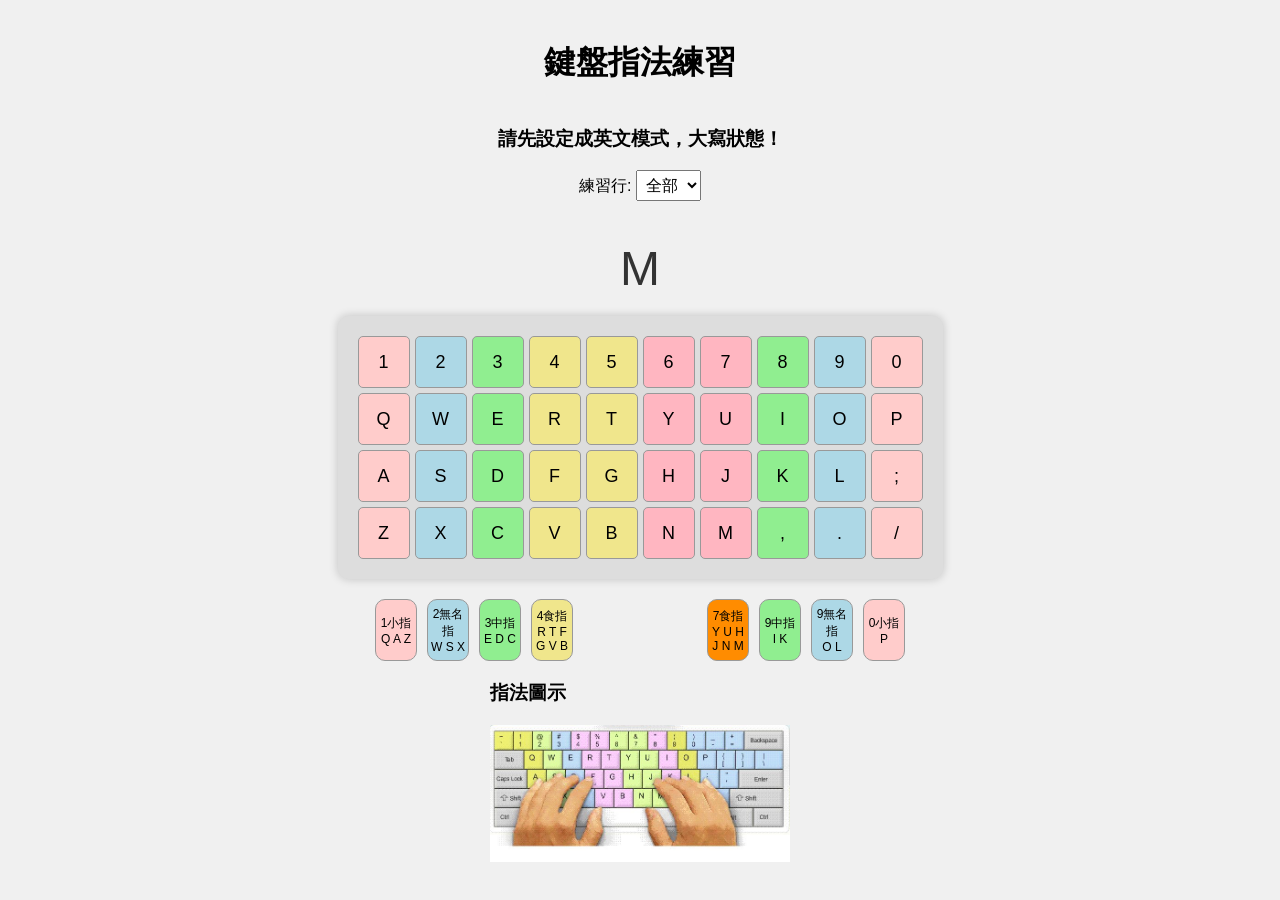
<file: abcType/index.html>
<script type="text/javascript">
        var gk_isXlsx = false;
        var gk_xlsxFileLookup = {};
        var gk_fileData = {};
        function filledCell(cell) {
          return cell !== '' && cell != null;
        }
        function loadFileData(filename) {
        if (gk_isXlsx && gk_xlsxFileLookup[filename]) {
            try {
                var workbook = XLSX.read(gk_fileData[filename], { type: 'base64' });
                var firstSheetName = workbook.SheetNames[0];
                var worksheet = workbook.Sheets[firstSheetName];

                // Convert sheet to JSON to filter blank rows
                var jsonData = XLSX.utils.sheet_to_json(worksheet, { header: 1, blankrows: false, defval: '' });
                // Filter out blank rows (rows where all cells are empty, null, or undefined)
                var filteredData = jsonData.filter(row => row.some(filledCell));

                // Heuristic to find the header row by ignoring rows with fewer filled cells than the next row
                var headerRowIndex = filteredData.findIndex((row, index) =>
                  row.filter(filledCell).length >= filteredData[index + 1]?.filter(filledCell).length
                );
                // Fallback
                if (headerRowIndex === -1 || headerRowIndex > 25) {
                  headerRowIndex = 0;
                }

                // Convert filtered JSON back to CSV
                var csv = XLSX.utils.aoa_to_sheet(filteredData.slice(headerRowIndex)); // Create a new sheet from filtered array of arrays
                csv = XLSX.utils.sheet_to_csv(csv, { header: 1 });
                return csv;
            } catch (e) {
                console.error(e);
                return "";
            }
        }
        return gk_fileData[filename] || "";
        }
        </script><!DOCTYPE html>
<html lang="en">
<head>
    <meta charset="UTF-8">
    <meta name="viewport" content="width=device-width, initial-scale=1.0">
    <title>Typing Practice</title>
    <style>
        body {
            font-family: Arial, sans-serif;
            display: flex;
            flex-direction: column;
            align-items: center;
            background-color: #f0f0f0;
            margin: 0;
            padding: 20px;
        }
        #keyboard {
            display: flex;
            flex-direction: column;
            gap: 5px;
            background-color: #ddd;
            padding: 20px;
            border-radius: 10px;
            box-shadow: 0 0 10px rgba(0,0,0,0.2);
        }
        .row {
            display: flex;
            gap: 5px;
            justify-content: center;
        }
        .key {
            width: 50px;
            height: 50px;
            border: 1px solid #999;
            border-radius: 5px;
            display: flex;
            align-items: center;
            justify-content: center;
            font-size: 18px;
            position: relative;
            transition: background-color 0.3s;
        }
        .key.highlight {
            animation: blink 0.5s infinite;
        }
        .key.correct {
            background-color: #00ff00 !important;
            animation: none;
        }
        .key.incorrect {
            background-color: #ff0000 !important;
            animation: none;
        }
        @keyframes blink {
            0% { background-color: inherit; }
            50% { background-color: #ff8c00; }
            100% { background-color: inherit; }
        }
        .finger-indicator {
            position: absolute;
            bottom: 5px;
            font-size: 12px;
            color: #d00;
        }
        #target-letter {
            font-size: 48px;
            margin: 20px 0;
            color: #333;
        }
        #menu {
            margin-bottom: 20px;
        }
        #menu select {
            padding: 5px;
            font-size: 16px;
        }
        #hands {
            display: flex;
            justify-content: center;
            gap: 20px;
            margin-top: 20px;
            width: 100%;
            max-width: 600px;
        }
        .hand {
            display: flex;
            flex-direction: column;
            align-items: center;
            flex: 1;
        }
        .finger-row {
            display: flex;
            gap: 10px;
            justify-content: center;
            width: 100%;
        }
        .finger {
            width: 40px;
            height: 60px;
            border: 1px solid #999;
            border-radius: 10px;
            display: flex;
            align-items: center;
            justify-content: center;
            font-size: 12px;
            text-align: center;
            transition: background-color 0.3s;
        }
        .finger.highlight {
            background-color: #ff8c00 !important;
        }
        /* Finger-specific colors */
        .left-pinky { background-color: #ffcccb; }
        .left-ring { background-color: #add8e6; }
        .left-middle { background-color: #90ee90; }
        .left-index { background-color: #f0e68c; }
        .right-index { background-color: #ffb6c1; }
        .right-middle { background-color: #90ee90; }
        .right-ring { background-color: #add8e6; }
        .right-pinky { background-color: #ffcccb; }
        /* Positioning fingers under specific keys */
        #left-hand .finger-row {
            justify-content: flex-start;
            padding-left: 70px; /* Shifted right by ~2 keys (50px key + 5px gap = 55px, adjusted to 70px for alignment under X) */
        }
        #right-hand .finger-row {
            justify-content: flex-end;
            padding-right: 70px; /* Aligns right index under N */
        }
    </style>
</head>
<body>
    <h1>鍵盤指法練習</h1>
    <h3>請先設定成英文模式，大寫狀態！</h3>
    <div id="menu">
        <label for="row-select">練習行: </label>
        <select id="row-select" onchange="changeRow()">
            <option value="all">全部</option>
            <option value="q">Q 行</option>
            <option value="a">A 行</option>
            <option value="z">Z 行</option>
        </select>
    </div>
    <div id="target-letter"></div>
    <div id="keyboard"></div>
    <div id="hands">
        <div class="hand" id="left-hand">
            <div class="finger-row">
                <div class="finger left-pinky" data-finger="left pinky">1小指<br>Q A Z</div>
                <div class="finger left-ring" data-finger="left ring">2無名指<br>W S X</div>
                <div class="finger left-middle" data-finger="left middle">3中指<br>E D C</div>
                <div class="finger left-index" data-finger="left index">4食指<br>R T F G V B</div>
            </div>
        </div>
        <div class="hand" id="right-hand">
            <div class="finger-row">
                <div class="finger right-index" data-finger="right index">7食指<br>Y U H J N M</div>
                <div class="finger right-middle" data-finger="right middle">9中指<br>I K</div>
                <div class="finger right-ring" data-finger="right ring">9無名指<br>O L</div>
                <div class="finger right-pinky" data-finger="right pinky">0小指<br>P</div>
            </div>
        </div>

    </div>
    <div>
        <h3>指法圖示</h3>
        <img src="finger.jpg" alt="鍵盤指法圖" width="300">
    </div>
    <script>
        const keyboardLayout = {
            n:['1', '2', '3', '4', '5', '6', '7', '8', '9', '0'],
            q: ['Q', 'W', 'E', 'R', 'T', 'Y', 'U', 'I', 'O', 'P'],
            a: ['A', 'S', 'D', 'F', 'G', 'H', 'J', 'K', 'L', ';'],
            z: ['Z', 'X', 'C', 'V', 'B', 'N', 'M', ',', '.', '/']
        };

        const fingerMap = {
            '1': 'left pinky','Q': 'left pinky', 'A': 'left pinky', 'Z': 'left pinky',
            '2': 'left ring','W': 'left ring', 'S': 'left ring', 'X': 'left ring',
            '3': 'left middle','E': 'left middle', 'D': 'left middle', 'C': 'left middle',
            '4': 'left index','R': 'left index', 'F': 'left index', 'V': 'left index',
            '5': 'left index','T': 'left index', 'G': 'left index', 'B': 'left index',
            '6': 'right index','Y': 'right index', 'H': 'right index', 'N': 'right index',
            '7': 'right index','U': 'right index', 'J': 'right index', 'M': 'right index',
            '8': 'right middle','I': 'right middle', 'K': 'right middle',',': 'right middle',
            '9': 'right ring','O': 'right ring', 'L': 'right ring','.': 'right ring',
            '0': 'right pinky','P': 'right pinky', ';': 'right pinky','/': 'right pinky'
        };

        let currentRow = 'all';
        let currentLetter = '';
        let availableLetters = [];
        let isProcessing = false;

        function generateKeyboard() {
            const keyboardDiv = document.getElementById('keyboard');
            keyboardDiv.innerHTML = '';
            const rows = currentRow === 'all' ? ['n','q', 'a', 'z'] : [currentRow];
            rows.forEach(row => {
                const rowDiv = document.createElement('div');
                rowDiv.className = 'row';
                keyboardLayout[row].forEach(letter => {
                    const keyDiv = document.createElement('div');
                    keyDiv.className = `key ${fingerMap[letter].replace(/\s+/g, '-')}`;
                    keyDiv.dataset.letter = letter;
                    keyDiv.innerText = letter;
                    const finger = document.createElement('span');
                    finger.className = 'finger-indicator';
                    finger.innerText =  '';
                    keyDiv.appendChild(finger);
                    rowDiv.appendChild(keyDiv);
                });
                keyboardDiv.appendChild(rowDiv);
            });
        }

        function updateAvailableLetters() {
            availableLetters = [];
            if (currentRow === 'all') {
                availableLetters = [...keyboardLayout.q, ...keyboardLayout.a, ...keyboardLayout.z];
            } else {
                availableLetters = [...keyboardLayout[currentRow]];
            }
        }

        function setNewLetter() {
            if (availableLetters.length === 0) return;
            currentLetter = availableLetters[Math.floor(Math.random() * availableLetters.length)];
            document.getElementById('target-letter').innerText = currentLetter;
            document.querySelectorAll('.key').forEach(key => {
                key.classList.toggle('highlight', key.dataset.letter === currentLetter);
                key.classList.remove('correct', 'incorrect');
            });
            document.querySelectorAll('.finger').forEach(finger => {
                finger.classList.toggle('highlight', finger.dataset.finger === fingerMap[currentLetter]);
            });
        }

        function changeRow() {
            currentRow = document.getElementById('row-select').value;
            generateKeyboard();
            updateAvailableLetters();
            setNewLetter();
        }

        document.addEventListener('keydown', (event) => {
            if (isProcessing) return;
            isProcessing = true;

            const pressedKey = event.key.toUpperCase();
            const targetKey = document.querySelector(`.key[data-letter="${currentLetter}"]`);
            
            if (pressedKey === currentLetter) {
                targetKey.classList.add('correct');
            } else {
                targetKey.classList.add('incorrect');
            }

            setTimeout(() => {
                targetKey.classList.remove('correct', 'incorrect');
                if (pressedKey === currentLetter) {
                    setNewLetter();
                }
                isProcessing = false;
            }, 300);
        });

        // Initialize
        generateKeyboard();
        updateAvailableLetters();
        setNewLetter();
    </script>
</body>
</html>
</file>
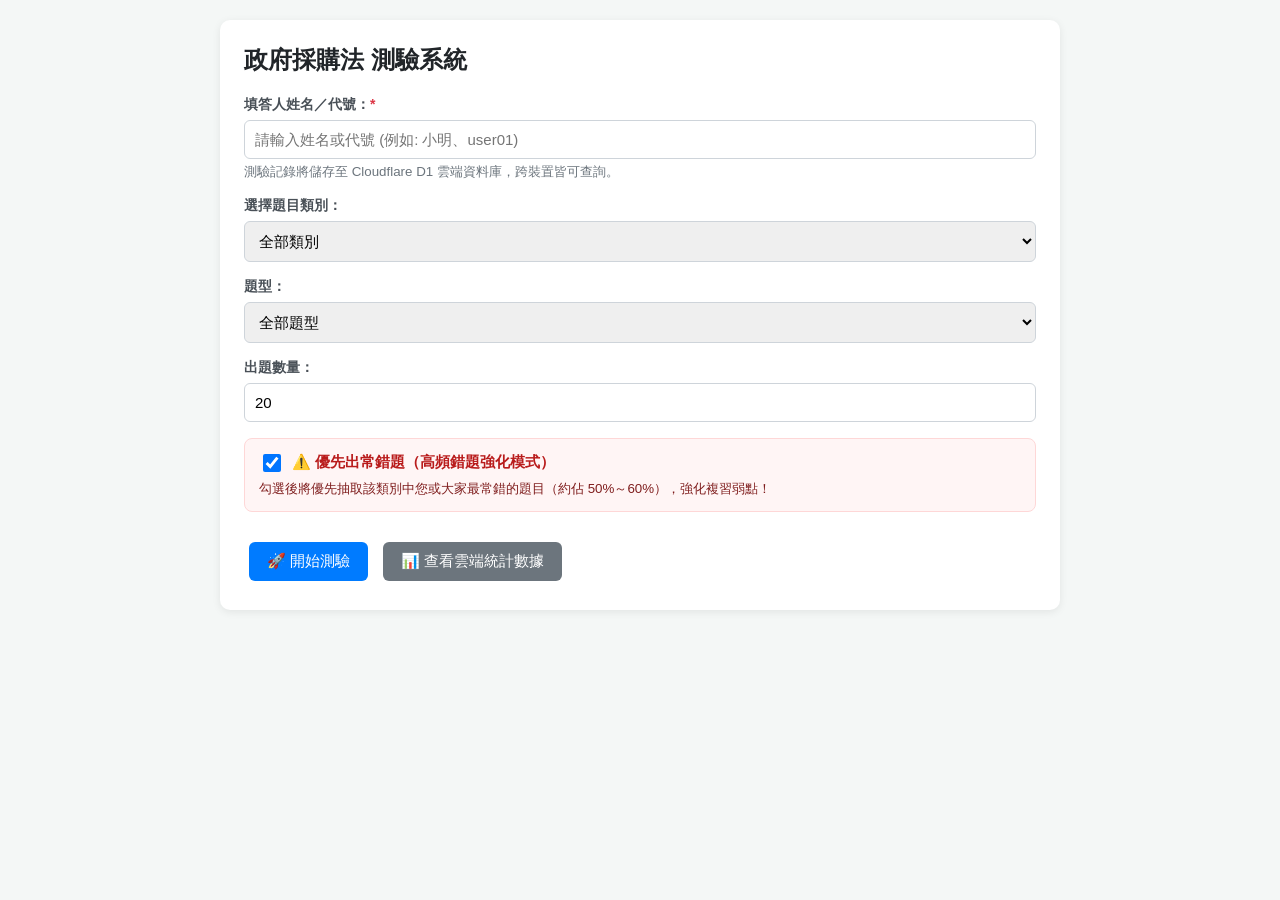
<file: exam/index.html>
<!DOCTYPE html>
<html lang="zh-TW">
<head>
  <meta charset="UTF-8">
  <meta name="viewport" content="width=device-width, initial-scale=1.0">
  <title>政府採購法測驗系統</title>
  <style>
    body { font-family: -apple-system, BlinkMacSystemFont, "Segoe UI", Roboto, "Helvetica Neue", Arial, sans-serif; max-width: 840px; margin: 0 auto; padding: 20px; background-color: #f4f7f6; color: #333; }
    .card { background: white; padding: 24px; border-radius: 10px; box-shadow: 0 2px 8px rgba(0,0,0,0.08); margin-bottom: 20px; }
    .hidden { display: none; }
    button { background-color: #007bff; color: white; border: none; padding: 10px 18px; border-radius: 6px; cursor: pointer; margin: 5px; font-size: 15px; font-weight: 500; transition: background-color 0.2s; }
    button:hover { background-color: #0056b3; }
    button:disabled { background-color: #ccc; cursor: not-allowed; }
    .option-btn { display: block; width: 100%; text-align: left; background: #f8f9fa; color: #333; border: 1px solid #ced4da; margin: 10px 0; padding: 12px 16px; border-radius: 6px; font-size: 15px; line-height: 1.5; cursor: pointer; transition: all 0.2s; }
    .option-btn:hover { background: #e2e6ea; border-color: #adb5bd; }
    .option-btn.selected { background: #e8f5e9; border-color: #28a745; color: #155724; font-weight: bold; }
    .form-group { margin-bottom: 16px; }
    label { display: block; margin-bottom: 6px; font-weight: 600; font-size: 14px; color: #495057; }
    select, input[type="text"], input[type="number"] { width: 100%; padding: 10px; border: 1px solid #ced4da; border-radius: 6px; box-sizing: border-box; font-size: 15px; }
    select:focus, input:focus { outline: none; border-color: #80bdff; box-shadow: 0 0 0 0.2rem rgba(0,123,255,.25); }
    .law-source { background: #e9ecef; padding: 10px 14px; border-left: 4px solid #17a2b8; margin-top: 10px; border-radius: 0 4px 4px 0; font-size: 14px; color: #495057; }
    .badge { display: inline-block; padding: 4px 10px; border-radius: 12px; font-size: 12px; font-weight: 600; }
    .badge-user { background-color: #e3f2fd; color: #0d47a1; }
    .badge-info { background-color: #f1f3f5; color: #495057; }
    .badge-wrong-alert { background-color: #fee2e2; color: #991b1b; border: 1px solid #fca5a5; }
    .loading-spinner { display: inline-block; color: #6c757d; font-style: italic; margin-left: 10px; }
    .history-table { width: 100%; border-collapse: collapse; margin-top: 12px; font-size: 14px; }
    .history-table th, .history-table td { border: 1px solid #dee2e6; padding: 8px 12px; text-align: left; }
    .history-table th { background-color: #f8f9fa; font-weight: 600; }
    .history-table tr:hover { background-color: #f8f9fa; }
    .score-badge { font-weight: bold; padding: 2px 6px; border-radius: 4px; }
    .score-high { color: #28a745; }
    .score-low { color: #dc3545; }
    
    /* 錯題卡片專用樣式 */
    .wrong-card {
      background: #ffffff;
      border: 1px solid #e5e7eb;
      border-left: 4px solid #ef4444;
      border-radius: 8px;
      padding: 16px;
      margin-bottom: 18px;
      box-shadow: 0 1px 3px rgba(0,0,0,0.04);
    }
    .wrong-header {
      display: flex;
      justify-content: space-between;
      align-items: center;
      margin-bottom: 10px;
      flex-wrap: wrap;
      gap: 6px;
    }
    .wrong-badge {
      background-color: #fee2e2;
      color: #991b1b;
      font-weight: 700;
      font-size: 13px;
      padding: 3px 10px;
      border-radius: 12px;
    }
    .answer-box {
      background-color: #f0fdf4;
      border: 1px solid #bbf7d0;
      padding: 10px 14px;
      border-radius: 6px;
      margin-top: 10px;
    }
    .answer-title {
      color: #166534;
      font-weight: bold;
      font-size: 15px;
    }
    .law-box {
      background-color: #f8fafc;
      border-left: 3px solid #0284c7;
      padding: 8px 12px;
      margin-top: 8px;
      font-size: 13.5px;
      color: #334155;
      border-radius: 0 4px 4px 0;
    }
    .opt-item {
      padding: 6px 10px;
      margin: 4px 0;
      border-radius: 5px;
      font-size: 14.5px;
      color: #374151;
      background: #f9fafb;
    }
    .opt-item.is-correct {
      background: #dcfce7;
      color: #14532d;
      font-weight: 600;
      border: 1px solid #86efac;
    }
  </style>
</head>
<body>

  <!-- 1. 設定與選單頁面 -->
  <div id="setup-page" class="card">
    <h2 style="margin-top: 0; color: #212529;">政府採購法 測驗系統</h2>
    
    <div class="form-group">
      <label for="username-input">填答人姓名／代號：<span style="color: #dc3545;">*</span></label>
      <input type="text" id="username-input" placeholder="請輸入姓名或代號 (例如: 小明、user01)" required>
      <small style="color: #6c757d; display: block; margin-top: 4px;">測驗記錄將儲存至 Cloudflare D1 雲端資料庫，跨裝置皆可查詢。</small>
    </div>

    <div class="form-group">
      <label for="category-select">選擇題目類別：</label>
      <select id="category-select"><option value="ALL">全部類別</option></select>
    </div>
    
    <div class="form-group">
      <label for="type-select">題型：</label>
      <select id="type-select">
        <option value="ALL">全部題型</option>
        <option value="選擇題">選擇題</option>
        <option value="是非題">是非題</option>
      </select>
    </div>

    <div class="form-group">
      <label for="amount-input">出題數量：</label>
      <input type="number" id="amount-input" value="20" min="1" max="100">
    </div>

    <!-- 常錯題優先出題選項 -->
    <div class="form-group" style="background-color: #fff5f5; border: 1px solid #fed7d7; padding: 12px 14px; border-radius: 8px;">
      <label style="display: flex; align-items: center; gap: 8px; cursor: pointer; margin: 0; font-size: 15px; font-weight: 600; color: #b91c1c;">
        <input type="checkbox" id="prioritize-wrong-checkbox" style="width: 18px; height: 18px; cursor: pointer;" checked>
        <span>⚠️ 優先出常錯題（高頻錯題強化模式）</span>
      </label>
      <small style="color: #7f1d1d; display: block; margin-top: 5px; line-height: 1.4;">
        勾選後將優先抽取該類別中您或大家最常錯的題目（約佔 50%～60%），強化複習弱點！
      </small>
    </div>

    <div style="margin-top: 25px;">
      <button id="start-quiz-btn" onclick="startQuiz()">🚀 開始測驗</button>
      <button onclick="showStats()" style="background-color: #6c757d;">📊 查看雲端統計數據</button>
    </div>
  </div>

  <!-- 2. 測驗進行頁面 -->
  <div id="quiz-page" class="card hidden">
    <div style="display: flex; justify-content: space-between; align-items: center; border-bottom: 1px solid #eee; padding-bottom: 10px; flex-wrap: wrap; gap: 8px;">
      <span id="progress-text" style="font-weight: bold; color: #495057;"></span>
      <div style="display: flex; align-items: center; gap: 6px; flex-wrap: wrap;">
        <span id="question-wrong-tag" class="badge badge-wrong-alert" style="display: none;"></span>
        <span id="user-display-tag" class="badge badge-user"></span>
        <span id="question-type-tag" class="badge badge-info"></span>
      </div>
    </div>
    
    <h3 id="question-text" style="margin-top: 18px; line-height: 1.6; font-size: 18px;"></h3>
    <div id="options-container"></div>
    
    <div style="margin-top: 25px; display: flex; justify-content: space-between; align-items: center;">
      <button id="prev-btn" onclick="changeQuestion(-1)" style="background-color: #6c757d;">上一題</button>
      <div>
        <button id="next-btn" onclick="changeQuestion(1)">下一題</button>
        <button id="submit-btn" onclick="submitQuiz()" style="background-color: #28a745;">提交試卷</button>
      </div>
    </div>
  </div>

  <!-- 3. 測驗結果頁面 -->
  <div id="result-page" class="card hidden">
    <h2 style="margin-top: 0;">測驗結果</h2>
    <div style="background: #f8f9fa; padding: 15px; border-radius: 8px; margin-bottom: 20px;">
      <p id="score-text" style="font-size: 22px; font-weight: bold; margin: 0;"></p>
      <p id="save-status-text" style="margin: 8px 0 0 0; font-size: 14px; color: #6c757d;"></p>
    </div>
    
    <div id="review-container"></div>
    
    <div style="margin-top: 25px;">
      <button onclick="showSetup()">返回主選單</button>
      <button onclick="showStats()" style="background-color: #6c757d;">查看統計數據</button>
    </div>
  </div>

  <!-- 4. 統計數據頁面 -->
  <div id="stats-page" class="card hidden">
    <h2 style="margin-top: 0;">雲端歷史統計分析 (Cloudflare D1)</h2>
    
    <div style="display: flex; gap: 10px; align-items: center; margin-bottom: 18px; flex-wrap: wrap;">
      <label for="stats-user-select" style="margin: 0;">資料範圍：</label>
      <select id="stats-user-select" onchange="loadStatsFromCloud()" style="width: auto; min-width: 160px;">
        <option value="CURRENT">我的個人紀錄</option>
        <option value="ALL">全體 / 跨裝置總榜</option>
      </select>
      <button onclick="loadStatsFromCloud()" style="padding: 7px 14px; margin: 0;">🔄 重新整理</button>
      <span id="stats-loading" class="loading-spinner hidden">資料載入中...</span>
    </div>

    <!-- 總量統計看板 -->
    <div style="display: grid; grid-template-columns: repeat(auto-fit, minmax(180px, 1fr)); gap: 14px; margin-bottom: 25px;">
      <div style="background: #eff6ff; border: 1px solid #bfdbfe; padding: 14px 18px; border-radius: 8px;">
        <div style="font-size: 13px; color: #1e40af; font-weight: 600;">👥 全部受試人數</div>
        <div id="stat-total-users" style="font-size: 24px; font-weight: bold; color: #1e3a8a; margin-top: 4px;">- 人</div>
      </div>
      <div style="background: #f0fdf4; border: 1px solid #bbf7d0; padding: 14px 18px; border-radius: 8px;">
        <div style="font-size: 13px; color: #166534; font-weight: 600;">📝 全部測驗人次</div>
        <div id="stat-total-attempts" style="font-size: 24px; font-weight: bold; color: #14532d; margin-top: 4px;">- 次</div>
      </div>
      <div id="stat-user-box" style="background: #faf5ff; border: 1px solid #e9d5ff; padding: 14px 18px; border-radius: 8px;">
        <div id="stat-user-label" style="font-size: 13px; color: #6b21a8; font-weight: 600;">👤 個人測驗人次</div>
        <div id="stat-user-attempts" style="font-size: 24px; font-weight: bold; color: #581c87; margin-top: 4px;">- 次</div>
      </div>
    </div>

    <h3 style="color: #b91c1c;">⚠️ 常錯題排行榜 (Top 15 - 附正確答案與解析)</h3>
    <div id="wrong-questions-container"></div>

    <h3 style="margin-top: 30px;">📋 歷次測驗紀錄 (顯示最近 10 筆)</h3>
    <div id="history-container" style="overflow-x: auto;"></div>

    <div style="margin-top: 30px; display: flex; justify-content: space-between; flex-wrap: wrap;">
      <button onclick="showSetup()">返回主選單</button>
      <button onclick="clearMyStats()" style="background-color: #dc3545;">清除目前填答人雲端紀錄</button>
    </div>
  </div>

<script>
let allQuestions = [];
let quizQuestions = [];
let userAnswers = {};
let currentIndex = 0;
let currentUserName = '';
let currentCategory = 'ALL';
let currentType = 'ALL';

// 自動判斷後端 API 基礎路徑：
// 若在 Cloudflare Pages (pages.dev) 則使用同源相對路徑；
// 若在 GitHub Pages (github.io) 或其他外部網頁空間，自動跨網域連線至 Cloudflare 雲端後端
const API_BASE = window.location.hostname.includes('pages.dev')
  ? ''
  : 'https://procurement-exam-3t3.pages.dev';

// 頁面載入時讀取暫存的姓名
window.addEventListener('DOMContentLoaded', () => {
  const savedName = localStorage.getItem('quiz_username') || '';
  if (savedName) {
    document.getElementById('username-input').value = savedName;
  }
});

// 初始化：載入 data.json
fetch('data.json')
  .then(res => res.json())
  .then(data => {
    allQuestions = data;
    initCategoryOptions();
  })
  .catch(err => {
    console.error(err);
    alert("無法讀取 data.json 檔案，請確認檔案路徑。");
  });

function initCategoryOptions() {
  const categories = [...new Set(allQuestions.map(q => q.category))];
  const select = document.getElementById('category-select');
  categories.forEach(cat => {
    if(cat) {
      const opt = document.createElement('option');
      opt.value = cat; 
      opt.textContent = cat;
      select.appendChild(opt);
    }
  });
}

async function startQuiz() {
  const nameInput = document.getElementById('username-input');
  currentUserName = nameInput.value.trim();
  
  if (!currentUserName) {
    alert("請先輸入填答人姓名或代號！");
    nameInput.focus();
    return;
  }

  // 記住姓名至本機儲存
  localStorage.setItem('quiz_username', currentUserName);

  currentCategory = document.getElementById('category-select').value;
  currentType = document.getElementById('type-select').value;
  const amount = parseInt(document.getElementById('amount-input').value) || 20;
  const prioritizeWrong = document.getElementById('prioritize-wrong-checkbox').checked;

  // 篩選題目
  let filtered = allQuestions.filter(q => {
    const matchCat = (currentCategory === 'ALL' || q.category === currentCategory);
    const matchType = (currentType === 'ALL' || q.type === currentType);
    return matchCat && matchType;
  });

  if (filtered.length === 0) {
    alert("沒有符合條件的題目！");
    return;
  }

  const startBtn = document.getElementById('start-quiz-btn');
  const originalBtnText = startBtn.textContent;

  // 若開啟「優先出常錯題」模式
  if (prioritizeWrong) {
    startBtn.disabled = true;
    startBtn.textContent = '⏳ 正在分析常錯題庫...';

    try {
      const res = await fetch(`${API_BASE}/api/stats?user=${encodeURIComponent(currentUserName)}`);
      const data = await res.json();

      if (data.success) {
        const wrongMap = new Map();

        // 1. 先收錄全站常錯題
        if (Array.isArray(data.globalWrongQuestions)) {
          data.globalWrongQuestions.forEach(item => {
            wrongMap.set(item.question_id, {
              count: item.wrong_count,
              isPersonal: false
            });
          });
        }

        // 2. 本人常錯題權重最高 (覆蓋全站標記)
        if (Array.isArray(data.wrongQuestions)) {
          data.wrongQuestions.forEach(item => {
            wrongMap.set(item.question_id, {
              count: item.wrong_count,
              isPersonal: true
            });
          });
        }

        const wrongPool = [];
        const normalPool = [];

        filtered.forEach(q => {
          // 清除舊標記
          delete q._isWrong;
          delete q._wrongCount;
          delete q._isPersonal;

          if (wrongMap.has(q.id)) {
            const info = wrongMap.get(q.id);
            q._isWrong = true;
            q._wrongCount = info.count;
            q._isPersonal = info.isPersonal;
            wrongPool.push(q);
          } else {
            normalPool.push(q);
          }
        });

        // 錯題排序（個人優先、錯誤次數多的優先，加入適量隨機性以多樣出題）
        wrongPool.sort((a, b) => {
          const scoreA = (a._isPersonal ? 100 : 0) + a._wrongCount + Math.random() * 3;
          const scoreB = (b._isPersonal ? 100 : 0) + b._wrongCount + Math.random() * 3;
          return scoreB - scoreA;
        });
        normalPool.sort(() => Math.random() - 0.5);

        // 常錯題優先佔比：最多佔總題數約 50%～60%
        const targetWrongCount = Math.min(wrongPool.length, Math.ceil(amount * 0.6));
        const targetNormalCount = amount - targetWrongCount;

        const selectedWrong = wrongPool.slice(0, targetWrongCount);
        let selectedNormal = normalPool.slice(0, targetNormalCount);

        // 若一般題不夠，補足錯題
        if (selectedWrong.length + selectedNormal.length < amount) {
          const remainingWrong = wrongPool.slice(targetWrongCount, amount - selectedNormal.length);
          selectedWrong.push(...remainingWrong);
        }

        quizQuestions = [...selectedWrong, ...selectedNormal];
        // 隨機打散出題順序
        quizQuestions.sort(() => Math.random() - 0.5);
      } else {
        throw new Error(data.error);
      }
    } catch (err) {
      console.warn('載入常錯題失敗，採用一般隨機抽題:', err);
      filtered.sort(() => Math.random() - 0.5);
      quizQuestions = filtered.slice(0, amount);
    } finally {
      startBtn.disabled = false;
      startBtn.textContent = originalBtnText;
    }
  } else {
    // 一般隨機出題
    filtered.forEach(q => {
      delete q._isWrong;
      delete q._wrongCount;
      delete q._isPersonal;
    });
    filtered.sort(() => Math.random() - 0.5);
    quizQuestions = filtered.slice(0, amount);
  }

  userAnswers = {};
  currentIndex = 0;
  
  switchPage('quiz-page');
  renderQuestion();
}

function renderQuestion() {
  const q = quizQuestions[currentIndex];
  document.getElementById('progress-text').textContent = `第 ${currentIndex + 1} / ${quizQuestions.length} 題`;
  document.getElementById('user-display-tag').textContent = `👤 ${currentUserName}`;
  
  // 題型標籤
  const typeTag = document.getElementById('question-type-tag');
  typeTag.textContent = `[${q.category}] ${q.type}`;

  // 常錯題圖示與標籤
  const wrongTag = document.getElementById('question-wrong-tag');
  if (q._isWrong) {
    wrongTag.style.display = 'inline-block';
    wrongTag.textContent = q._isPersonal 
      ? `⚠️ 本人常錯題 (錯 ${q._wrongCount} 次)` 
      : `⚠️ 大家常錯題 (累計錯 ${q._wrongCount} 次)`;
  } else {
    wrongTag.style.display = 'none';
  }

  // 題目內容（如果是常錯題，題目開頭也加上醒目標記）
  const qTextEl = document.getElementById('question-text');
  if (q._isWrong) {
    qTextEl.innerHTML = `<span style="display:inline-block; background-color:#fee2e2; color:#b91c1c; font-size:13px; font-weight:bold; padding:2px 8px; border-radius:4px; margin-right:6px; vertical-align:middle; border:1px solid #fca5a5;">⚠️ 常錯強化題</span> ${q.question}`;
  } else {
    qTextEl.textContent = q.question;
  }

  const container = document.getElementById('options-container');
  container.innerHTML = '';

  let opts = q.type === '是非題' ? ['O', 'X'] : q.options;

  opts.forEach((optText, idx) => {
    const btn = document.createElement('button');
    btn.className = 'option-btn';
    const val = q.type === '是非題' ? optText : String(idx + 1);
    btn.textContent = q.type === '是非題' ? optText : `${idx + 1}. ${optText}`;
    
    if (userAnswers[q.id] === val) btn.classList.add('selected');
    
    btn.onclick = () => {
      userAnswers[q.id] = val;
      renderQuestion();
    };
    container.appendChild(btn);
  });

  document.getElementById('prev-btn').style.visibility = currentIndex === 0 ? 'hidden' : 'visible';
  document.getElementById('next-btn').style.display = currentIndex === quizQuestions.length - 1 ? 'none' : 'inline-block';
  document.getElementById('submit-btn').style.display = currentIndex === quizQuestions.length - 1 ? 'inline-block' : 'none';
}

function changeQuestion(dir) {
  currentIndex += dir;
  renderQuestion();
}

async function submitQuiz() {
  let correctCount = 0;
  const wrongQuestions = [];

  quizQuestions.forEach(q => {
    const isCorrect = userAnswers[q.id] === q.answer;
    if (isCorrect) {
      correctCount++;
    } else {
      wrongQuestions.push({
        id: q.id,
        question: q.question,
        answer: q.answer,
        lawSource: q.law_source
      });
    }
  });

  const accuracy = Math.round((correctCount / quizQuestions.length) * 100);
  
  // 顯示結果
  document.getElementById('score-text').textContent = `本次正確率：${accuracy}% (${correctCount} / ${quizQuestions.length} 題)`;
  const statusEl = document.getElementById('save-status-text');
  statusEl.textContent = '☁️ 正在將答題紀錄儲存至 Cloudflare D1 資料庫...';

  // 組合檢討清單
  const reviewContainer = document.getElementById('review-container');
  reviewContainer.innerHTML = '<h3>答題檢討：</h3>';
  
  quizQuestions.forEach((q, idx) => {
    const uAns = userAnswers[q.id] || "未作答";
    const isCorrect = uAns === q.answer;
    const item = document.createElement('div');
    item.style.marginBottom = "15px";
    item.style.padding = "14px";
    item.style.border = `1px solid ${isCorrect ? '#28a745' : '#dc3545'}`;
    item.style.borderRadius = "6px";
    item.style.backgroundColor = isCorrect ? '#fbfdfb' : '#fffdfd';
    
    item.innerHTML = `
      <p style="margin: 0 0 8px 0;">
        ${q._isWrong ? '<span style="color:#dc2626; font-weight:bold; font-size:13px; margin-right:4px;">[⚠️常錯題]</span>' : ''}
        <strong>${idx + 1}. ${q.question}</strong>
      </p>
      <p style="margin: 0;">您的答案：<span style="font-weight:bold; color:${isCorrect ? '#28a745' : '#dc3545'}">${uAns}</span> | 正確答案：<strong>${q.answer}</strong></p>
      ${q.law_source ? `<div class="law-source">法源依據：${q.law_source}</div>` : ''}
    `;
    reviewContainer.appendChild(item);
  });

  switchPage('result-page');

  // 發送至 Cloudflare D1
  try {
    const res = await fetch(`${API_BASE}/api/submit`, {
      method: 'POST',
      headers: { 'Content-Type': 'application/json' },
      body: JSON.stringify({
        userName: currentUserName,
        category: currentCategory,
        quizType: currentType,
        total: quizQuestions.length,
        correct: correctCount,
        score: accuracy,
        wrongQuestions: wrongQuestions
      })
    });
    const result = await res.json();
    if (result.success) {
      statusEl.textContent = `✅ 紀錄已成功同步至雲端 D1 資料庫 (填答人: ${currentUserName})`;
      statusEl.style.color = '#28a745';
    } else {
      throw new Error(result.error || '儲存失敗');
    }
  } catch (err) {
    console.error('儲存至雲端失敗:', err);
    statusEl.textContent = `⚠️ 雲端同步失敗（${err.message}），已留存於當前畫面。`;
    statusEl.style.color = '#dc3545';
  }
}

function showStats() {
  const nameInput = document.getElementById('username-input');
  if (nameInput.value.trim()) {
    currentUserName = nameInput.value.trim();
  }
  switchPage('stats-page');
  loadStatsFromCloud();
}

async function loadStatsFromCloud() {
  const scope = document.getElementById('stats-user-select').value;
  const targetUser = (scope === 'CURRENT') ? (currentUserName || localStorage.getItem('quiz_username') || '') : 'ALL';
  const loading = document.getElementById('stats-loading');
  loading.classList.remove('hidden');

  const wrongContainer = document.getElementById('wrong-questions-container');
  const historyContainer = document.getElementById('history-container');
  wrongContainer.innerHTML = '<p style="color:#6c757d;">載入中...</p>';
  historyContainer.innerHTML = '<p style="color:#6c757d;">載入中...</p>';

  try {
    const url = `${API_BASE}/api/stats?user=${encodeURIComponent(targetUser)}`;
    const res = await fetch(url);
    const data = await res.json();

    if (!data.success) throw new Error(data.error);

    // 0. 更新看板數據 (全部人數、全部測驗人次、個人人次)
    document.getElementById('stat-total-users').textContent = `${data.totalUsers || 0} 人`;
    document.getElementById('stat-total-attempts').textContent = `${data.totalAttempts || 0} 次`;
    
    if (targetUser && targetUser !== 'ALL') {
      document.getElementById('stat-user-label').textContent = `👤 「${targetUser}」測驗人次`;
      document.getElementById('stat-user-attempts').textContent = `${data.userAttempts || 0} 次`;
    } else {
      document.getElementById('stat-user-label').textContent = '👤 目前選定範圍';
      document.getElementById('stat-user-attempts').textContent = '全體彙整';
    }

    // 1. 渲染錯題排行榜 (清楚列出正確答案與選項)
    wrongContainer.innerHTML = '';
    if (!data.wrongQuestions || data.wrongQuestions.length === 0) {
      wrongContainer.innerHTML = '<p style="color:#28a745; background:#e8f5e9; padding:12px; border-radius:6px; font-weight:500;">目前無錯題紀錄，繼續保持！🎉</p>';
    } else {
      data.wrongQuestions.forEach(item => {
        const q = allQuestions.find(it => it.id === item.question_id);
        const questionText = item.question_text || (q ? q.question : item.question_id);
        const category = q ? q.category : '';
        const type = q ? q.type : '';
        const rawAnswer = (q ? q.answer : item.correct_answer) || '';
        const lawSource = (q ? q.law_source : item.law_source) || '';
        
        // 解析正確答案文字與選項
        let answerDisplay = '';
        let optionsListHtml = '';

        if (q && q.type === '是非題') {
          const isO = (rawAnswer === 'O' || rawAnswer === '1');
          answerDisplay = isO ? '⭕ 是 (O)' : '❌ 否 (X)';
        } else if (q && q.type === '選擇題') {
          const ansIdx = parseInt(rawAnswer) - 1;
          const ansText = (q.options && q.options[ansIdx]) ? q.options[ansIdx] : '';
          answerDisplay = `第 ${rawAnswer} 項：${ansText}`;

          if (q.options && q.options.length > 0) {
            optionsListHtml = '<div style="margin: 8px 0;">' +
              q.options.map((opt, idx) => {
                const isCorrect = String(idx + 1) === String(rawAnswer);
                return `<div class="opt-item ${isCorrect ? 'is-correct' : ''}">
                  ${idx + 1}. ${opt} ${isCorrect ? '<span style="color:#15803d; font-weight:bold; margin-left:6px;">(✓ 正確答案)</span>' : ''}
                </div>`;
              }).join('') +
              '</div>';
          }
        } else {
          answerDisplay = rawAnswer || '詳見法源依據';
        }

        const card = document.createElement('div');
        card.className = 'wrong-card';
        card.innerHTML = `
          <div class="wrong-header">
            <div>
              <span class="wrong-badge">⚠️ 累計錯誤 ${item.wrong_count} 次</span>
              ${category ? `<span class="badge badge-info" style="margin-left:6px;">[${category}] ${type}</span>` : ''}
            </div>
            <span style="font-size:12px; color:#9ca3af;">題號: ${item.question_id}</span>
          </div>
          <div style="font-weight: 600; font-size: 16px; margin: 8px 0; color: #1f2937; line-height: 1.5;">
            ${questionText}
          </div>
          ${optionsListHtml}
          <div class="answer-box">
            <div class="answer-title">✅ 正確答案：${answerDisplay}</div>
            ${lawSource ? `<div class="law-box">📜 法源依據：${lawSource}</div>` : ''}
          </div>
        `;
        wrongContainer.appendChild(card);
      });
    }

    // 2. 渲染歷次測驗紀錄 (只顯示最近 10 筆)
    if (!data.history || data.history.length === 0) {
      historyContainer.innerHTML = '<p style="color:#6c757d;">尚無測驗紀錄</p>';
    } else {
      let tableHtml = `
        <table class="history-table">
          <thead>
            <tr>
              <th>時間</th>
              <th>填答人</th>
              <th>類別 / 題型</th>
              <th>成績</th>
              <th>題數</th>
            </tr>
          </thead>
          <tbody>
      `;
      data.history.forEach(h => {
        const isGood = h.score >= 80;
        tableHtml += `
          <tr>
            <td>${h.created_at || ''}</td>
            <td><strong>${h.user_name || '匿名'}</strong></td>
            <td>${h.category} / ${h.quiz_type}</td>
            <td><span class="score-badge ${isGood ? 'score-high' : 'score-low'}">${h.score}%</span></td>
            <td>${h.correct_count} / ${h.total_questions}</td>
          </tr>
        `;
      });
      tableHtml += `</tbody></table>`;
      historyContainer.innerHTML = tableHtml;
    }
  } catch (err) {
    console.error(err);
    wrongContainer.innerHTML = `<p style="color:#dc3545;">無法載入錯題資料：${err.message}</p>`;
    historyContainer.innerHTML = `<p style="color:#dc3545;">無法載入紀錄：${err.message}</p>`;
  } finally {
    loading.classList.add('hidden');
  }
}

async function clearMyStats() {
  const targetUser = currentUserName || localStorage.getItem('quiz_username') || '';
  if (!targetUser) {
    alert("尚未設定填答人姓名/代號，無法指定清除對象！");
    return;
  }

  if (!confirm(`確定要清除填答人「${targetUser}」在雲端 D1 的所有測驗紀錄與錯題排行榜嗎？`)) {
    return;
  }

  try {
    const res = await fetch(`${API_BASE}/api/stats?user=${encodeURIComponent(targetUser)}`, {
      method: 'DELETE'
    });
    const result = await res.json();
    if (result.success) {
      alert(result.message);
      loadStatsFromCloud();
    } else {
      alert("清除失敗: " + result.error);
    }
  } catch (err) {
    alert("連線失敗: " + err.message);
  }
}

function showSetup() { switchPage('setup-page'); }

function switchPage(pageId) {
  ['setup-page', 'quiz-page', 'result-page', 'stats-page'].forEach(id => {
    document.getElementById(id).classList.add('hidden');
  });
  document.getElementById(pageId).classList.remove('hidden');
}
</script>
</body>
</html>
</file>
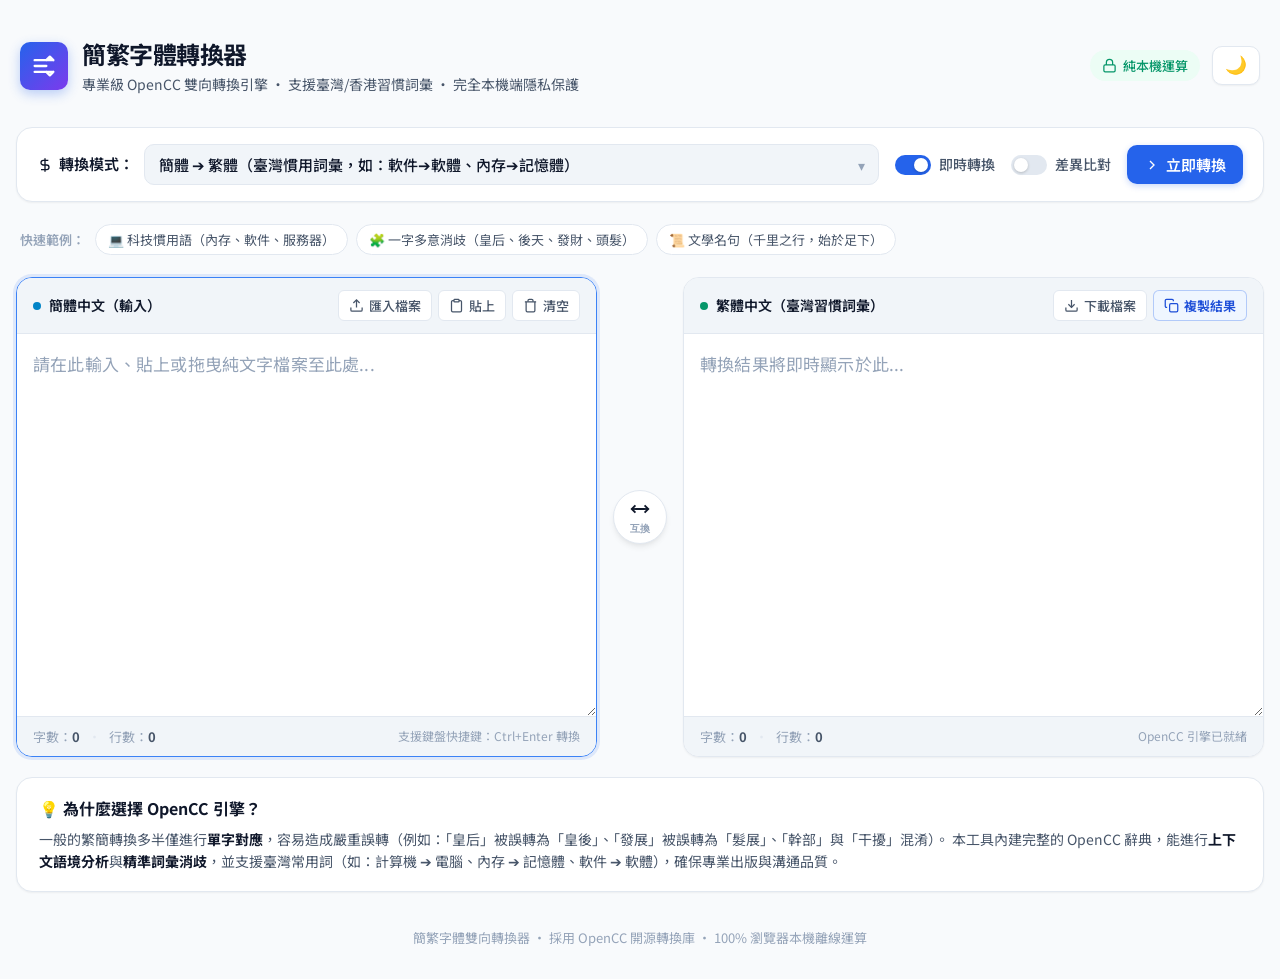
<file: zh-convert/index.html>
<!DOCTYPE html>
<html lang="zh-Hant">
<head>
  <meta charset="UTF-8">
  <meta name="viewport" content="width=device-width, initial-scale=1.0">
  <title>簡繁文字互轉工具 | Simplified & Traditional Chinese Converter</title>
  <meta name="description" content="高品質簡體與繁體中文雙向互轉工具，支援臺灣/香港詞彙與慣用語轉換、即時轉換、文字差異高亮、純前端本機運算。">
  <link rel="stylesheet" href="styles.css">
  <link rel="preconnect" href="https://fonts.googleapis.com">
  <link rel="preconnect" href="https://fonts.gstatic.com" crossorigin>
  <link href="https://fonts.googleapis.com/css2?family=Noto+Sans+TC:wght@400;500;600;700&family=JetBrains+Mono:wght@400;500&display=swap" rel="stylesheet">
</head>
<body class="theme-light">
  <div class="app-container">
    <!-- Header -->
    <header class="app-header">
      <div class="header-left">
        <div class="logo-icon">
          <svg width="28" height="28" viewBox="0 0 24 24" fill="none" stroke="currentColor" stroke-width="2" stroke-linecap="round" stroke-linejoin="round">
            <path d="M4 7h16M4 12h10M4 17h16M14 17l3 3 3-3M20 7l-3-3-3 3" />
          </svg>
        </div>
        <div>
          <h1 class="app-title">簡繁字體轉換器</h1>
          <p class="app-subtitle">專業級 OpenCC 雙向轉換引擎 · 支援臺灣/香港習慣詞彙 · 完全本機端隱私保護</p>
        </div>
      </div>
      <div class="header-right">
        <div class="security-badge" title="所有文字均在您的瀏覽器本機端轉換，不會上傳至任何伺服器">
          <svg width="15" height="15" viewBox="0 0 24 24" fill="none" stroke="currentColor" stroke-width="2">
            <rect x="3" y="11" width="18" height="11" rx="2" ry="2"></rect>
            <path d="M7 11V7a5 5 0 0 1 10 0v4"></path>
          </svg>
          <span>純本機運算</span>
        </div>
        <button id="themeToggleBtn" class="icon-btn" title="切換深色/淺色模式" aria-label="Toggle Theme">
          <span class="icon-theme-light">☀️</span>
          <span class="icon-theme-dark">🌙</span>
        </button>
      </div>
    </header>

    <!-- Toolbar / Control Bar -->
    <section class="control-panel">
      <div class="mode-selection-group">
        <label for="conversionMode" class="control-label">
          <svg width="16" height="16" viewBox="0 0 24 24" fill="none" stroke="currentColor" stroke-width="2">
            <path d="M12 2v20M17 5H9.5a3.5 3.5 0 0 0 0 7h5a3.5 3.5 0 0 1 0 7H6"></path>
          </svg>
          轉換模式：
        </label>
        <div class="select-wrapper">
          <select id="conversionMode" class="custom-select">
            <optgroup label="簡體 ➔ 繁體 (Simplified to Traditional)">
              <option value="s2twp" selected>簡體 ➔ 繁體（臺灣慣用詞彙，如：軟件➔軟體、內存➔記憶體）</option>
              <option value="s2tw">簡體 ➔ 繁體（臺灣標準字形）</option>
              <option value="s2t">簡體 ➔ 繁體（通用標準）</option>
              <option value="s2hk">簡體 ➔ 繁體（香港標準/詞彙）</option>
            </optgroup>
            <optgroup label="繁體 ➔ 簡體 (Traditional to Simplified)">
              <option value="tw2sp">繁體 ➔ 簡體（大陸慣用詞彙，如：軟體➔软件、記憶體➔内存）</option>
              <option value="t2s">繁體 ➔ 簡體（通用標準）</option>
            </optgroup>
          </select>
        </div>
      </div>

      <div class="options-group">
        <label class="toggle-checkbox" title="輸入時立即自動同步轉換結果">
          <input type="checkbox" id="liveConvertToggle" checked>
          <span class="toggle-slider"></span>
          <span class="toggle-text">即時轉換</span>
        </label>

        <label class="toggle-checkbox" title="高亮標註被轉換的字詞差異">
          <input type="checkbox" id="diffViewToggle">
          <span class="toggle-slider"></span>
          <span class="toggle-text">差異比對</span>
        </label>

        <button id="convertBtn" class="btn btn-primary action-convert-btn">
          <svg width="16" height="16" viewBox="0 0 24 24" fill="none" stroke="currentColor" stroke-width="2">
            <polyline points="9 18 15 12 9 6"></polyline>
          </svg>
          立即轉換
        </button>
      </div>
    </section>

    <!-- Quick Samples Pill Bar -->
    <section class="samples-bar">
      <span class="samples-title">快速範例：</span>
      <div class="samples-buttons">
        <button class="sample-chip" data-sample="tech">💻 科技慣用語（內存、軟件、服務器）</button>
        <button class="sample-chip" data-sample="homophone">🧩 一字多意消歧（皇后、後天、發財、頭髮）</button>
        <button class="sample-chip" data-sample="classic">📜 文學名句（千里之行，始於足下）</button>
      </div>
    </section>

    <!-- Main Workspace (Dual Panes) -->
    <main class="panes-container">
      <!-- Left Block: Source -->
      <section class="pane-card" id="sourcePane">
        <div class="pane-header">
          <div class="pane-tag" id="sourceTag">
            <span class="tag-indicator tag-source"></span>
            <span id="sourceLabelText">簡體中文（輸入）</span>
          </div>
          <div class="pane-actions">
            <input type="file" id="fileInput" accept=".txt,.md,.json,.csv,.text" style="display: none;">
            <button id="uploadFileBtn" class="pane-btn" title="上傳純文字檔 (.txt, .md)">
              <svg width="15" height="15" viewBox="0 0 24 24" fill="none" stroke="currentColor" stroke-width="2">
                <path d="M21 15v4a2 2 0 0 1-2 2H5a2 2 0 0 1-2-2v-4"></path>
                <polyline points="17 8 12 3 7 8"></polyline>
                <line x1="12" y1="3" x2="12" y2="15"></line>
              </svg>
              <span>匯入檔案</span>
            </button>
            <button id="pasteBtn" class="pane-btn" title="貼上剪貼簿內容">
              <svg width="15" height="15" viewBox="0 0 24 24" fill="none" stroke="currentColor" stroke-width="2">
                <path d="M16 4h2a2 2 0 0 1 2 2v14a2 2 0 0 1-2 2H6a2 2 0 0 1-2-2V6a2 2 0 0 1 2-2h2"></path>
                <rect x="8" y="2" width="8" height="4" rx="1" ry="1"></rect>
              </svg>
              <span>貼上</span>
            </button>
            <button id="clearSourceBtn" class="pane-btn pane-btn-danger" title="清空輸入框">
              <svg width="15" height="15" viewBox="0 0 24 24" fill="none" stroke="currentColor" stroke-width="2">
                <polyline points="3 6 5 6 21 6"></polyline>
                <path d="M19 6v14a2 2 0 0 1-2 2H7a2 2 0 0 1-2-2V6m3 0V4a2 2 0 0 1 2-2h4a2 2 0 0 1 2 2v2"></path>
              </svg>
              <span>清空</span>
            </button>
          </div>
        </div>

        <div class="textarea-wrapper" id="sourceWrapper">
          <textarea 
            id="sourceText" 
            class="text-editor" 
            placeholder="請在此輸入、貼上或拖曳純文字檔案至此處..."
            spellcheck="false"
          ></textarea>
          <div class="drop-overlay" id="dropOverlay">
            <div class="drop-message">
              <svg width="40" height="40" viewBox="0 0 24 24" fill="none" stroke="currentColor" stroke-width="2">
                <path d="M21 15v4a2 2 0 0 1-2 2H5a2 2 0 0 1-2-2v-4"></path>
                <polyline points="17 8 12 3 7 8"></polyline>
                <line x1="12" y1="3" x2="12" y2="15"></line>
              </svg>
              <p>放開滑鼠即可讀取檔案內容</p>
            </div>
          </div>
        </div>

        <div class="pane-footer">
          <div class="stat-group">
            <span class="stat-item">字數：<strong id="sourceCharCount">0</strong></span>
            <span class="stat-divider">·</span>
            <span class="stat-item">行數：<strong id="sourceLineCount">0</strong></span>
          </div>
          <span class="hint-text">支援鍵盤快捷鍵：Ctrl+Enter 轉換</span>
        </div>
      </section>

      <!-- Center Divider / Swap Action -->
      <div class="center-divider">
        <button id="swapBtn" class="swap-action-btn" title="互換左右文字與切換轉換方向 (Swap)" aria-label="Swap text and direction">
          <svg width="22" height="22" viewBox="0 0 24 24" fill="none" stroke="currentColor" stroke-width="2">
            <path d="M7 16l-4-4 4-4"></path>
            <path d="M3 12h14"></path>
            <path d="M17 8l4 4-4 4"></path>
            <path d="M21 12H7"></path>
          </svg>
          <span class="swap-btn-label">互換</span>
        </button>
      </div>

      <!-- Right Block: Target -->
      <section class="pane-card" id="targetPane">
        <div class="pane-header">
          <div class="pane-tag" id="targetTag">
            <span class="tag-indicator tag-target"></span>
            <span id="targetLabelText">繁體中文（結果）</span>
          </div>
          <div class="pane-actions">
            <button id="downloadBtn" class="pane-btn" title="下載轉換後的文字檔 (.txt)">
              <svg width="15" height="15" viewBox="0 0 24 24" fill="none" stroke="currentColor" stroke-width="2">
                <path d="M21 15v4a2 2 0 0 1-2 2H5a2 2 0 0 1-2-2v-4"></path>
                <polyline points="7 10 12 15 17 10"></polyline>
                <line x1="12" y1="15" x2="12" y2="3"></line>
              </svg>
              <span>下載檔案</span>
            </button>
            <button id="copyBtn" class="pane-btn pane-btn-primary" title="複製轉換結果到剪貼簿">
              <svg width="15" height="15" viewBox="0 0 24 24" fill="none" stroke="currentColor" stroke-width="2">
                <rect x="9" y="9" width="13" height="13" rx="2" ry="2"></rect>
                <path d="M5 15H4a2 2 0 0 1-2-2V4a2 2 0 0 1 2-2h9a2 2 0 0 1 2 2v1"></path>
              </svg>
              <span id="copyBtnText">複製結果</span>
            </button>
          </div>
        </div>

        <div class="textarea-wrapper" id="targetWrapper">
          <textarea 
            id="targetText" 
            class="text-editor" 
            placeholder="轉換結果將即時顯示於此..."
            spellcheck="false"
          ></textarea>
          <!-- Diff display view overlay -->
          <div id="diffView" class="diff-view-container" style="display: none;"></div>
        </div>

        <div class="pane-footer">
          <div class="stat-group">
            <span class="stat-item">字數：<strong id="targetCharCount">0</strong></span>
            <span class="stat-divider">·</span>
            <span class="stat-item">行數：<strong id="targetLineCount">0</strong></span>
          </div>
          <span class="hint-text" id="engineStatus">引擎就緒</span>
        </div>
      </section>
    </main>

    <!-- Information / Help Accordion Section -->
    <section class="info-section">
      <div class="info-card">
        <h3>💡 為什麼選擇 OpenCC 引擎？</h3>
        <p>
          一般的繁簡轉換多半僅進行<strong>單字對應</strong>，容易造成嚴重誤轉（例如：「皇后」被誤轉為「皇後」、「發展」被誤轉為「髮展」、「幹部」與「干擾」混淆）。
          本工具內建完整的 OpenCC 辭典，能進行<strong>上下文語境分析</strong>與<strong>精準詞彙消歧</strong>，並支援臺灣常用詞（如：計算機 ➔ 電腦、內存 ➔ 記憶體、軟件 ➔ 軟體），確保專業出版與溝通品質。
        </p>
      </div>
    </section>

    <!-- Footer -->
    <footer class="app-footer">
      <p>簡繁字體雙向轉換器 · 採用 OpenCC 開源轉換庫 · 100% 瀏覽器本機離線運算</p>
    </footer>
  </div>

  <!-- Toast Notification Container -->
  <div id="toastContainer" class="toast-container" aria-live="polite"></div>

  <!-- Scripts: Local first, fallback to CDN -->
  <script src="opencc.full.js"></script>
  <script>
    if (typeof OpenCC === 'undefined') {
      const fallbackScript = document.createElement('script');
      fallbackScript.src = 'https://cdn.jsdelivr.net/npm/opencc-js@1.0.5/dist/umd/full.js';
      document.head.appendChild(fallbackScript);
    }
  </script>
  <script src="app.js"></script>
</body>
</html>
</file>
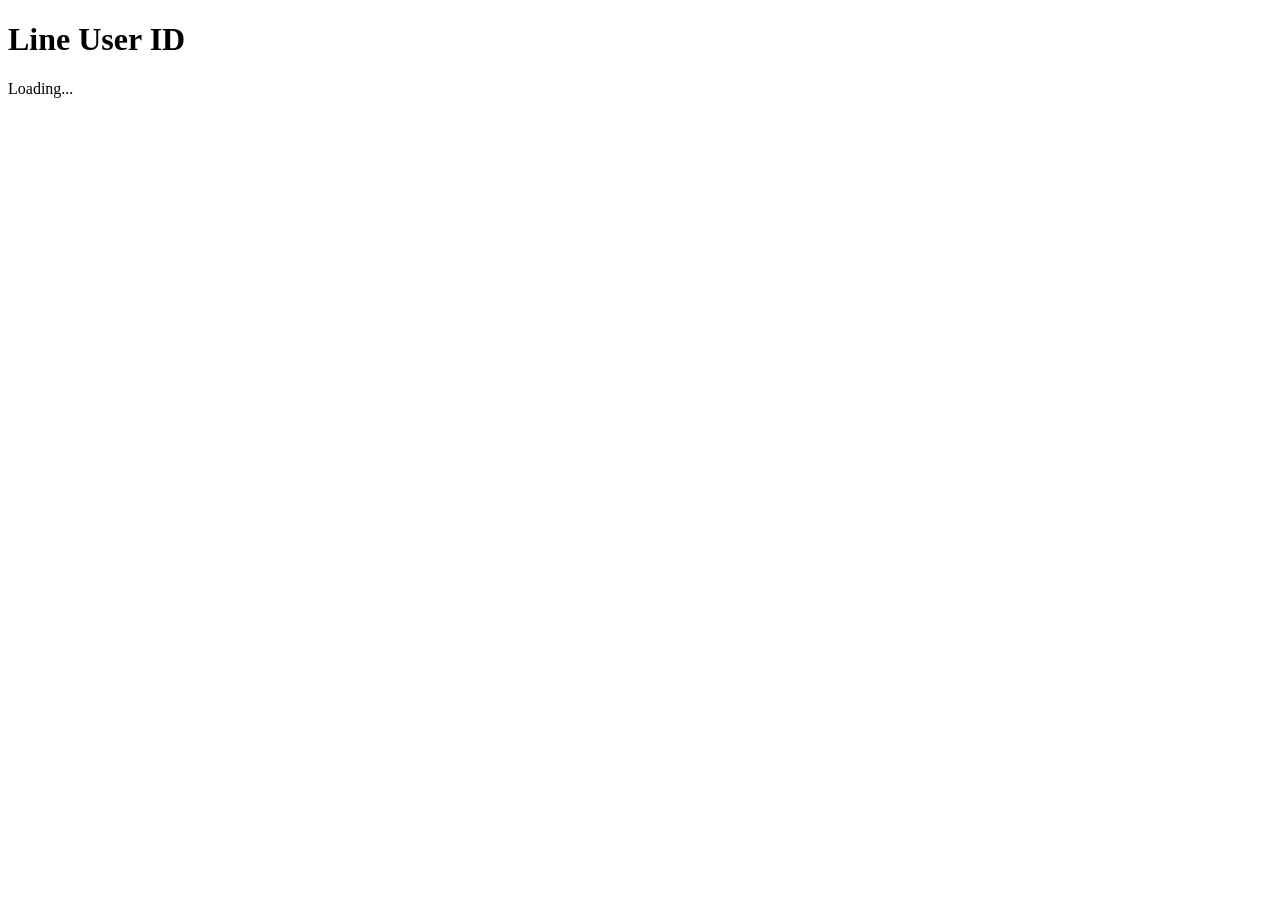
<file: LIFFtest.html>
<!DOCTYPE html>
<html>
  <head>
    <title>LIFF Example</title>
    <script src="https://static.line-scdn.net/liff/edge/2.1/sdk.js"></script>
    <script>
      function initializeLiff(myLiffId) {
        liff.init({ liffId: myLiffId }).then(() => {
          if (!liff.isLoggedIn()) {
            liff.login();
          } else {
            liff.getProfile().then(profile => {
              const userId = profile.userId;
              document.getElementById("userId").textContent = "User ID: " + userId;
            }).catch(err => {
              console.error("Error getting profile: " + err);
            });
          }
        }).catch(err => {
          console.error("Error initializing LIFF: " + err);
        });
      }

      window.onload = function() {
        const liffId = '2006445465-JMEbpjm9'; // 替換為你自己的 LIFF ID
        initializeLiff(liffId);
      };
    </script>
  </head>
  <body>
    <h1>Line User ID</h1>
    <p id="userId">Loading...</p>
  </body>
</html>
</file>
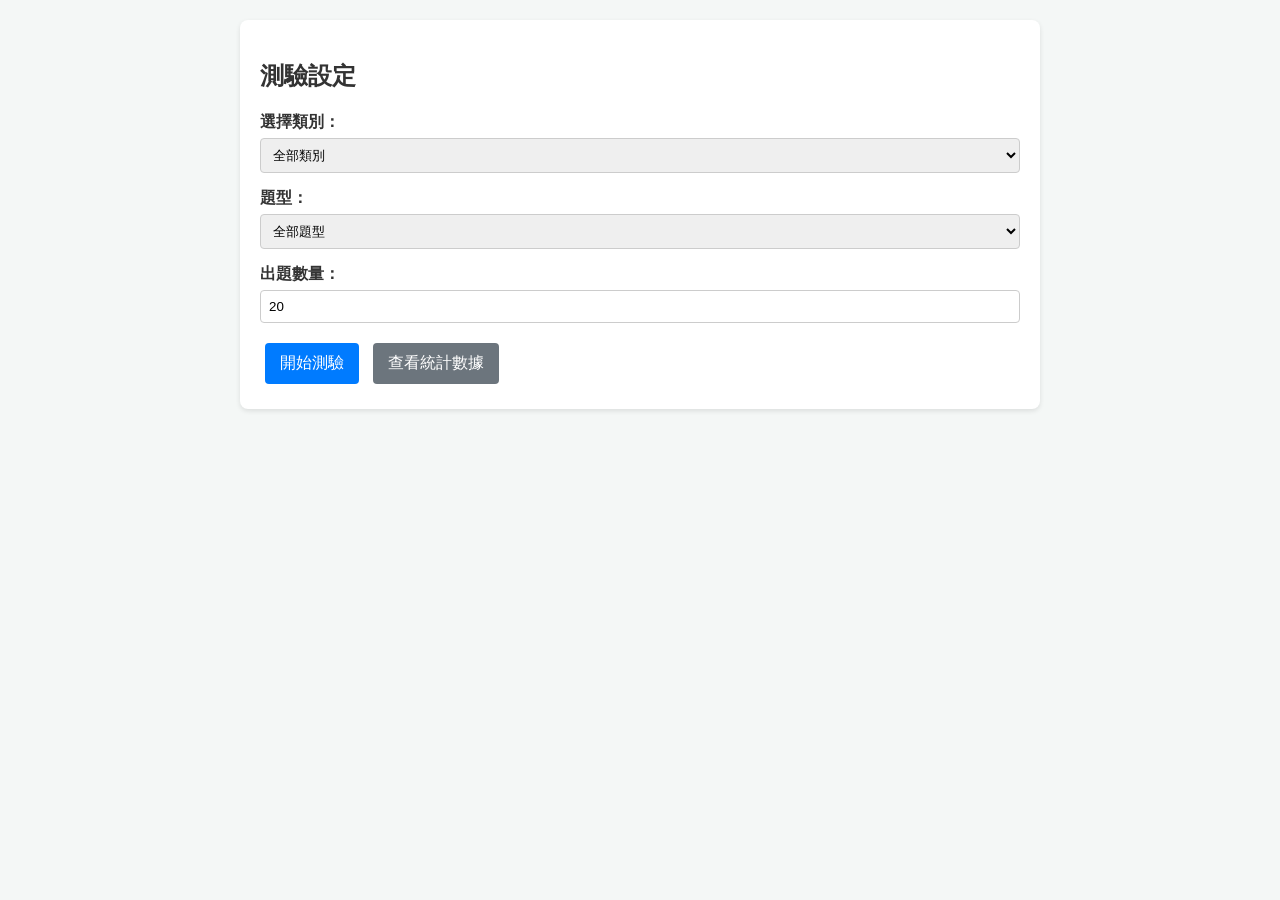
<file: exam/exam.html>
<!DOCTYPE html>
<html lang="zh-TW">
<head>
  <meta charset="UTF-8">
  <meta name="viewport" content="width=device-width, initial-scale=1.0">
  <title>網頁測驗系統</title>
  <style>
    body { font-family: Arial, sans-serif; max-width: 800px; margin: 0 auto; padding: 20px; background-color: #f4f7f6; color: #333; }
    .card { background: white; padding: 20px; border-radius: 8px; box-shadow: 0 2px 5px rgba(0,0,0,0.1); margin-bottom: 20px; }
    .hidden { display: none; }
    button { background-color: #007bff; color: white; border: none; padding: 10px 15px; border-radius: 4px; cursor: pointer; margin: 5px; font-size: 16px; }
    button:hover { background-color: #0056b3; }
    .option-btn { display: block; width: 100%; text-align: left; background: #f8f9fa; color: #333; border: 1px solid #ccc; margin: 8px 0; }
    .option-btn:hover { background: #e2e6ea; }
    .option-btn.selected { background: #d4edda; border-color: #28a745; font-weight: bold; }
    .form-group { margin-bottom: 15px; }
    label { display: block; margin-bottom: 5px; font-weight: bold; }
    select, input { width: 100%; padding: 8px; border: 1px solid #ccc; border-radius: 4px; box-sizing: border-box; }
    .law-source { background: #e9ecef; padding: 10px; border-left: 4px solid #17a2b8; margin-top: 10px; }
  </style>
</head>
<body>

  <!-- 1. 設定與選單頁面 -->
  <div id="setup-page" class="card">
    <h2>測驗設定</h2>
    <div class="form-group">
      <label for="category-select">選擇類別：</label>
      <select id="category-select"><option value="ALL">全部類別</option></select>
    </div>
    <div class="form-group">
      <label for="type-select">題型：</label>
      <select id="type-select">
        <option value="ALL">全部題型</option>
        <option value="選擇題">選擇題</option>
        <option value="是非題">是非題</option>
      </select>
    </div>
    <div class="form-group">
      <label for="amount-input">出題數量：</label>
      <input type="number" id="amount-input" value="20" min="1">
    </div>
    <button onclick="startQuiz()">開始測驗</button>
    <button onclick="showStats()" style="background-color: #6c757d;">查看統計數據</button>
  </div>

  <!-- 2. 測驗進行頁面 -->
  <div id="quiz-page" class="card hidden">
    <div style="display: flex; justify-content: space-between;">
      <span id="progress-text"></span>
      <span id="question-type-tag" style="color: #6c757d;"></span>
    </div>
    <h3 id="question-text" style="margin-top: 15px;"></h3>
    <div id="options-container"></div>
    <div style="margin-top: 20px; display: flex; justify-content: space-between;">
      <button id="prev-btn" onclick="changeQuestion(-1)">上一題</button>
      <button id="next-btn" onclick="changeQuestion(1)">下一題</button>
      <button id="submit-btn" onclick="submitQuiz()" style="background-color: #28a745;">提交試卷</button>
    </div>
  </div>

  <!-- 3. 測驗結果頁面 -->
  <div id="result-page" class="card hidden">
    <h2>測驗結果</h2>
    <p id="score-text" style="font-size: 20px; font-weight: bold;"></p>
    <div id="review-container"></div>
    <button onclick="showSetup()" style="margin-top: 15px;">返回主選單</button>
  </div>

  <!-- 4. 統計數據頁面 -->
  <div id="stats-page" class="card hidden">
    <h2>歷史統計分析</h2>
    <h3>常錯題排行榜 (Top 5)</h3>
    <ul id="wrong-questions-list"></ul>
    <h3>歷次測驗紀錄</h3>
    <ul id="history-list"></ul>
    <button onclick="showSetup()">返回主選單</button>
    <button onclick="clearStats()" style="background-color: #dc3545;">清除統計資料</button>
  </div>

<script>
let allQuestions = [];
let quizQuestions = [];
let userAnswers = {};
let currentIndex = 0;

// 初始化：載入 data.json
fetch('data.json')
  .then(res => res.json())
  .then(data => {
    allQuestions = data;
    initCategoryOptions();
  })
  .catch(err => alert("無法讀取 data.json 檔案，請確認檔案路徑。"));

function initCategoryOptions() {
  const categories = [...new Set(allQuestions.map(q => q.category))];
  const select = document.getElementById('category-select');
  categories.forEach(cat => {
    if(cat) {
      const opt = document.createElement('option');
      opt.value = cat; opt.textContent = cat;
      select.appendChild(opt);
    }
  });
}

function startQuiz() {
  const cat = document.getElementById('category-select').value;
  const type = document.getElementById('type-select').value;
  const amount = parseInt(document.getElementById('amount-input').value) || 20;

  // 篩選題目
  let filtered = allQuestions.filter(q => {
    const matchCat = (cat === 'ALL' || q.category === cat);
    const matchType = (type === 'ALL' || q.type === type);
    return matchCat && matchType;
  });

  if (filtered.length === 0) {
    alert("沒有符合條件的題目！");
    return;
  }

  // 隨機抽題
  filtered.sort(() => Math.random() - 0.5);
  quizQuestions = filtered.slice(0, amount);
  
  userAnswers = {};
  currentIndex = 0;
  
  switchPage('quiz-page');
  renderQuestion();
}

function renderQuestion() {
  const q = quizQuestions[currentIndex];
  document.getElementById('progress-text').textContent = `第 ${currentIndex + 1} / ${quizQuestions.length} 題`;
  document.getElementById('question-type-tag').textContent = `[${q.category}] ${q.type}`;
  document.getElementById('question-text').textContent = q.question;

  const container = document.getElementById('options-container');
  container.innerHTML = '';

  // 判斷題型選項
  let opts = q.type === '是非題' ? ['O', 'X'] : q.options;

  opts.forEach((optText, idx) => {
    const btn = document.createElement('button');
    btn.className = 'option-btn';
    // 選擇題答案值為 "1"~"4"，是非題為 "O" 或 "X"
    const val = q.type === '是非題' ? optText : String(idx + 1);
    btn.textContent = q.type === '是非題' ? optText : `${idx + 1}. ${optText}`;
    
    if (userAnswers[q.id] === val) btn.classList.add('selected');
    
    btn.onclick = () => {
      userAnswers[q.id] = val;
      renderQuestion();
    };
    container.appendChild(btn);
  });

  document.getElementById('prev-btn').style.visibility = currentIndex === 0 ? 'hidden' : 'visible';
  document.getElementById('next-btn').style.display = currentIndex === quizQuestions.length - 1 ? 'none' : 'inline-block';
  document.getElementById('submit-btn').style.display = currentIndex === quizQuestions.length - 1 ? 'inline-block' : 'none';
}

function changeQuestion(dir) {
  currentIndex += dir;
  renderQuestion();
}

function submitQuiz() {
  let correctCount = 0;
  const stats = JSON.parse(localStorage.getItem('quiz_stats') || '{"history":[], "wrongCount":{}}');

  quizQuestions.forEach(q => {
    const isCorrect = userAnswers[q.id] === q.answer;
    if (isCorrect) {
      correctCount++;
    } else {
      // 記錄常錯題數量
      stats.wrongCount[q.id] = (stats.wrongCount[q.id] || 0) + 1;
    }
  });

  const accuracy = Math.round((correctCount / quizQuestions.length) * 100);
  
  // 紀錄歷史分數
  stats.history.push({
    date: new Date().toLocaleString(),
    score: accuracy,
    total: quizQuestions.length,
    correct: correctCount
  });
  localStorage.setItem('quiz_stats', JSON.stringify(stats));

  // 顯示結果
  document.getElementById('score-text').textContent = `本次正確率：${accuracy}% (${correctCount} / ${quizQuestions.length})`;
  
  const reviewContainer = document.getElementById('review-container');
  reviewContainer.innerHTML = '<h3>答題檢討：</h3>';
  
  quizQuestions.forEach((q, idx) => {
    const uAns = userAnswers[q.id] || "未作答";
    const isCorrect = uAns === q.answer;
    const item = document.createElement('div');
    item.style.marginBottom = "15px";
    item.style.padding = "10px";
    item.style.border = `1px solid ${isCorrect ? '#28a745' : '#dc3545'}`;
    item.style.borderRadius = "5px";
    
    item.innerHTML = `
      <p><strong>${idx + 1}. ${q.question}</strong></p>
      <p>您的答案：<span style="color:${isCorrect ? 'green' : 'red'}">${uAns}</span> | 正確答案：<strong>${q.answer}</strong></p>
      ${q.law_source ? `<div class="law-source">法源依據：${q.law_source}</div>` : ''}
    `;
    reviewContainer.appendChild(item);
  });

  switchPage('result-page');
}

function showStats() {
  const stats = JSON.parse(localStorage.getItem('quiz_stats') || '{"history":[], "wrongCount":{}}');
  
  // 1. 常錯題 Top 5
  const wrongList = document.getElementById('wrong-questions-list');
  wrongList.innerHTML = '';
  const sortedWrong = Object.entries(stats.wrongCount).sort((a, b) => b[1] - a[1]).slice(0, 5);
  
  if(sortedWrong.length === 0) {
    wrongList.innerHTML = '<li>目前無錯題紀錄</li>';
  } else {
    sortedWrong.forEach(([qId, count]) => {
      const q = allQuestions.find(item => item.id === qId);
      const li = document.createElement('li');
      li.textContent = `[錯誤 ${count} 次] ${q ? q.question : qId}`;
      wrongList.appendChild(li);
    });
  }

  // 2. 歷次紀錄
  const historyList = document.getElementById('history-list');
  historyList.innerHTML = '';
  if(stats.history.length === 0) {
    historyList.innerHTML = '<li>尚無測驗紀錄</li>';
  } else {
    stats.history.slice(-10).reverse().forEach(h => {
      const li = document.createElement('li');
      li.textContent = `${h.date} - 正確率：${h.score}% (${h.correct}/${h.total} 題)`;
      historyList.appendChild(li);
    });
  }

  switchPage('stats-page');
}

function clearStats() {
  if(confirm("確定要清除所有歷史統計與錯題紀錄嗎？")) {
    localStorage.removeItem('quiz_stats');
    showStats();
  }
}

function showSetup() { switchPage('setup-page'); }

function switchPage(pageId) {
  ['setup-page', 'quiz-page', 'result-page', 'stats-page'].forEach(id => {
    document.getElementById(id).classList.add('hidden');
  });
  document.getElementById(pageId).classList.remove('hidden');
}
</script>
</body>
</html>
</file>
<file: zh-convert/styles.css>
/* =====================================================================
   簡繁文字互轉工具 Stylesheet
   Modern, Clean, Responsive Design with Dark/Light Mode
   ===================================================================== */

:root {
  --font-sans: 'Noto Sans TC', -apple-system, BlinkMacSystemFont, "Segoe UI", Roboto, "Helvetica Neue", Arial, sans-serif;
  --font-mono: 'JetBrains Mono', Consolas, Monaco, "Courier New", monospace;

  /* Color Palette - Light Mode */
  --bg-primary: #f8fafc;
  --bg-card: #ffffff;
  --bg-input: #ffffff;
  --bg-subtle: #f1f5f9;
  --bg-hover: #e2e8f0;

  --text-main: #0f172a;
  --text-secondary: #475569;
  --text-muted: #94a3b8;
  
  --border-color: #e2e8f0;
  --border-focus: #3b82f6;

  --primary: #2563eb;
  --primary-hover: #1d4ed8;
  --primary-light: #eff6ff;
  --primary-text: #1d4ed8;

  --accent-source: #0284c7;
  --accent-target: #059669;
  --accent-target-bg: #ecfdf5;

  --danger: #ef4444;
  --danger-hover: #dc2626;
  --danger-light: #fef2f2;

  --diff-highlight: #fef08a;
  --diff-highlight-text: #854d0e;

  --shadow-sm: 0 1px 2px 0 rgb(0 0 0 / 0.05);
  --shadow-md: 0 4px 6px -1px rgb(0 0 0 / 0.07), 0 2px 4px -2px rgb(0 0 0 / 0.05);
  --shadow-lg: 0 10px 15px -3px rgb(0 0 0 / 0.08), 0 4px 6px -4px rgb(0 0 0 / 0.04);

  --radius-sm: 6px;
  --radius-md: 10px;
  --radius-lg: 16px;
  --radius-full: 9999px;

  --transition-fast: 0.15s ease;
  --transition-normal: 0.25s ease;
}

body.theme-dark {
  --bg-primary: #0b0f19;
  --bg-card: #131b2e;
  --bg-input: #0f1626;
  --bg-subtle: #1a233b;
  --bg-hover: #232f4e;

  --text-main: #f1f5f9;
  --text-secondary: #cbd5e1;
  --text-muted: #64748b;

  --border-color: #232f4e;
  --border-focus: #60a5fa;

  --primary: #3b82f6;
  --primary-hover: #60a5fa;
  --primary-light: rgba(59, 130, 246, 0.15);
  --primary-text: #93c5fd;

  --accent-source: #38bdf8;
  --accent-target: #34d399;
  --accent-target-bg: rgba(52, 211, 153, 0.12);

  --danger: #f87171;
  --danger-hover: #ef4444;
  --danger-light: rgba(248, 113, 113, 0.15);

  --diff-highlight: #854d0e;
  --diff-highlight-text: #fef08a;

  --shadow-sm: 0 1px 2px 0 rgb(0 0 0 / 0.4);
  --shadow-md: 0 4px 6px -1px rgb(0 0 0 / 0.4);
  --shadow-lg: 0 10px 15px -3px rgb(0 0 0 / 0.5);
}

/* Reset & Base */
*, *::before, *::after {
  box-sizing: border-box;
  margin: 0;
  padding: 0;
}

body {
  font-family: var(--font-sans);
  background-color: var(--bg-primary);
  color: var(--text-main);
  line-height: 1.5;
  transition: background-color var(--transition-normal), color var(--transition-normal);
  min-height: 100vh;
  padding: 24px 16px;
  display: flex;
  justify-content: center;
}

.app-container {
  width: 100%;
  max-width: 1360px;
  display: flex;
  flex-direction: column;
  gap: 20px;
}

/* Header */
.app-header {
  display: flex;
  align-items: center;
  justify-content: space-between;
  padding: 12px 4px;
  flex-wrap: wrap;
  gap: 16px;
}

.header-left {
  display: flex;
  align-items: center;
  gap: 14px;
}

.logo-icon {
  width: 48px;
  height: 48px;
  background: linear-gradient(135deg, #2563eb, #7c3aed);
  color: #ffffff;
  border-radius: var(--radius-md);
  display: flex;
  align-items: center;
  justify-content: center;
  box-shadow: 0 4px 12px rgba(37, 99, 235, 0.3);
  flex-shrink: 0;
}

.app-title {
  font-size: 1.5rem;
  font-weight: 700;
  letter-spacing: -0.02em;
  color: var(--text-main);
}

.app-subtitle {
  font-size: 0.875rem;
  color: var(--text-secondary);
  margin-top: 2px;
}

.header-right {
  display: flex;
  align-items: center;
  gap: 12px;
}

.security-badge {
  display: inline-flex;
  align-items: center;
  gap: 6px;
  font-size: 0.8125rem;
  color: var(--accent-target);
  background: var(--accent-target-bg);
  padding: 6px 12px;
  border-radius: var(--radius-full);
  font-weight: 500;
}

.icon-btn {
  background: var(--bg-card);
  border: 1px solid var(--border-color);
  color: var(--text-main);
  padding: 8px 12px;
  border-radius: var(--radius-md);
  cursor: pointer;
  display: inline-flex;
  align-items: center;
  justify-content: center;
  transition: all var(--transition-fast);
  box-shadow: var(--shadow-sm);
  font-size: 1.1rem;
}

.icon-btn:hover {
  background: var(--bg-hover);
  border-color: var(--border-focus);
}

body.theme-light .icon-theme-light { display: none; }
body.theme-light .icon-theme-dark { display: inline-block; }
body.theme-dark .icon-theme-light { display: inline-block; }
body.theme-dark .icon-theme-dark { display: none; }

/* Control Panel */
.control-panel {
  background: var(--bg-card);
  border: 1px solid var(--border-color);
  border-radius: var(--radius-lg);
  padding: 16px 20px;
  display: flex;
  align-items: center;
  justify-content: space-between;
  flex-wrap: wrap;
  gap: 16px;
  box-shadow: var(--shadow-sm);
}

.mode-selection-group {
  display: flex;
  align-items: center;
  gap: 10px;
  flex: 1 1 450px;
}

.control-label {
  font-weight: 600;
  font-size: 0.9375rem;
  color: var(--text-main);
  display: flex;
  align-items: center;
  gap: 6px;
  white-space: nowrap;
}

.select-wrapper {
  position: relative;
  flex: 1;
}

.custom-select {
  width: 100%;
  appearance: none;
  background-color: var(--bg-subtle);
  color: var(--text-main);
  border: 1px solid var(--border-color);
  border-radius: var(--radius-md);
  padding: 9px 36px 9px 14px;
  font-size: 0.9375rem;
  font-family: inherit;
  font-weight: 500;
  cursor: pointer;
  outline: none;
  transition: border-color var(--transition-fast), background-color var(--transition-fast);
}

.select-wrapper::after {
  content: "▾";
  position: absolute;
  right: 14px;
  top: 50%;
  transform: translateY(-50%);
  color: var(--text-muted);
  pointer-events: none;
  font-size: 0.85rem;
}

.custom-select:focus {
  border-color: var(--border-focus);
  box-shadow: 0 0 0 3px rgba(37, 99, 235, 0.15);
}

.options-group {
  display: flex;
  align-items: center;
  gap: 16px;
  flex-wrap: wrap;
}

/* Custom Checkbox Toggle */
.toggle-checkbox {
  display: inline-flex;
  align-items: center;
  gap: 8px;
  cursor: pointer;
  font-size: 0.875rem;
  font-weight: 500;
  color: var(--text-secondary);
  user-select: none;
}

.toggle-checkbox input {
  display: none;
}

.toggle-slider {
  width: 36px;
  height: 20px;
  background-color: var(--bg-hover);
  border-radius: 20px;
  position: relative;
  transition: background-color var(--transition-fast);
}

.toggle-slider::before {
  content: "";
  position: absolute;
  width: 14px;
  height: 14px;
  border-radius: 50%;
  background-color: #ffffff;
  top: 3px;
  left: 3px;
  transition: transform var(--transition-fast);
  box-shadow: 0 1px 3px rgba(0, 0, 0, 0.2);
}

.toggle-checkbox input:checked + .toggle-slider {
  background-color: var(--primary);
}

.toggle-checkbox input:checked + .toggle-slider::before {
  transform: translateX(16px);
}

.toggle-checkbox:hover .toggle-text {
  color: var(--text-main);
}

/* Buttons */
.btn {
  display: inline-flex;
  align-items: center;
  gap: 6px;
  padding: 8px 16px;
  border-radius: var(--radius-md);
  font-size: 0.9375rem;
  font-weight: 600;
  cursor: pointer;
  border: 1px solid transparent;
  transition: all var(--transition-fast);
  font-family: inherit;
}

.btn-primary {
  background-color: var(--primary);
  color: #ffffff;
  box-shadow: 0 2px 6px rgba(37, 99, 235, 0.25);
}

.btn-primary:hover {
  background-color: var(--primary-hover);
  transform: translateY(-1px);
}

.btn-primary:active {
  transform: translateY(0);
}

/* Samples Bar */
.samples-bar {
  display: flex;
  align-items: center;
  gap: 10px;
  flex-wrap: wrap;
  padding: 2px 4px;
}

.samples-title {
  font-size: 0.8125rem;
  font-weight: 600;
  color: var(--text-muted);
}

.samples-buttons {
  display: flex;
  align-items: center;
  gap: 8px;
  flex-wrap: wrap;
}

.sample-chip {
  background: var(--bg-card);
  border: 1px solid var(--border-color);
  color: var(--text-secondary);
  font-size: 0.8125rem;
  font-family: inherit;
  padding: 5px 12px;
  border-radius: var(--radius-full);
  cursor: pointer;
  transition: all var(--transition-fast);
}

.sample-chip:hover {
  background: var(--primary-light);
  border-color: var(--border-focus);
  color: var(--primary-text);
}

/* Panes Grid Container */
.panes-container {
  display: grid;
  grid-template-columns: 1fr auto 1fr;
  gap: 16px;
  align-items: stretch;
  min-height: 480px;
}

.pane-card {
  background: var(--bg-card);
  border: 1px solid var(--border-color);
  border-radius: var(--radius-lg);
  box-shadow: var(--shadow-sm);
  display: flex;
  flex-direction: column;
  overflow: hidden;
  transition: border-color var(--transition-fast), box-shadow var(--transition-fast);
}

.pane-card:focus-within {
  border-color: var(--border-focus);
  box-shadow: 0 0 0 3px rgba(37, 99, 235, 0.12);
}

.pane-header {
  padding: 12px 16px;
  border-bottom: 1px solid var(--border-color);
  display: flex;
  align-items: center;
  justify-content: space-between;
  background: var(--bg-subtle);
  flex-wrap: wrap;
  gap: 8px;
}

.pane-tag {
  display: inline-flex;
  align-items: center;
  gap: 8px;
  font-weight: 600;
  font-size: 0.875rem;
  color: var(--text-main);
}

.tag-indicator {
  width: 8px;
  height: 8px;
  border-radius: 50%;
}

.tag-source { background-color: var(--accent-source); }
.tag-target { background-color: var(--accent-target); }

.pane-actions {
  display: flex;
  align-items: center;
  gap: 6px;
}

.pane-btn {
  display: inline-flex;
  align-items: center;
  gap: 5px;
  background: var(--bg-card);
  border: 1px solid var(--border-color);
  color: var(--text-secondary);
  font-size: 0.8125rem;
  font-weight: 500;
  padding: 5px 10px;
  border-radius: var(--radius-sm);
  cursor: pointer;
  transition: all var(--transition-fast);
  font-family: inherit;
}

.pane-btn:hover {
  background: var(--bg-hover);
  color: var(--text-main);
}

.pane-btn-primary {
  background: var(--primary-light);
  border-color: rgba(37, 99, 235, 0.3);
  color: var(--primary-text);
  font-weight: 600;
}

.pane-btn-primary:hover {
  background: var(--primary);
  color: #ffffff;
}

.pane-btn-danger:hover {
  background: var(--danger-light);
  border-color: var(--danger);
  color: var(--danger);
}

/* Textarea Wrapper & Text Editors */
.textarea-wrapper {
  position: relative;
  flex: 1;
  display: flex;
  min-height: 380px;
}

.text-editor {
  width: 100%;
  height: 100%;
  padding: 16px;
  border: none;
  outline: none;
  resize: vertical;
  background: var(--bg-input);
  color: var(--text-main);
  font-family: var(--font-sans);
  font-size: 1.0625rem;
  line-height: 1.7;
  letter-spacing: 0.01em;
}

.text-editor::placeholder {
  color: var(--text-muted);
}

/* Diff View overlay */
.diff-view-container {
  position: absolute;
  top: 0;
  left: 0;
  right: 0;
  bottom: 0;
  padding: 16px;
  background: var(--bg-input);
  color: var(--text-main);
  font-size: 1.0625rem;
  line-height: 1.7;
  overflow-y: auto;
  white-space: pre-wrap;
  word-break: break-word;
}

.diff-highlight {
  background-color: var(--diff-highlight);
  color: var(--diff-highlight-text);
  padding: 1px 4px;
  border-radius: 3px;
  font-weight: 600;
  box-shadow: 0 0 2px rgba(0,0,0,0.1);
}

/* Drop Overlay */
.drop-overlay {
  position: absolute;
  inset: 0;
  background: rgba(37, 99, 235, 0.08);
  backdrop-filter: blur(2px);
  border: 2px dashed var(--primary);
  border-radius: 0;
  display: flex;
  align-items: center;
  justify-content: center;
  opacity: 0;
  pointer-events: none;
  transition: opacity var(--transition-fast);
}

.drop-overlay.active {
  opacity: 1;
  pointer-events: all;
}

.drop-message {
  text-align: center;
  color: var(--primary);
  font-weight: 600;
  display: flex;
  flex-direction: column;
  align-items: center;
  gap: 10px;
}

/* Pane Footer */
.pane-footer {
  padding: 10px 16px;
  border-top: 1px solid var(--border-color);
  background: var(--bg-subtle);
  display: flex;
  align-items: center;
  justify-content: space-between;
  font-size: 0.8125rem;
  color: var(--text-muted);
}

.stat-group {
  display: flex;
  align-items: center;
  gap: 8px;
}

.stat-item strong {
  color: var(--text-secondary);
}

.stat-divider {
  color: var(--border-color);
}

.hint-text {
  font-size: 0.75rem;
}

/* Center Swap Button Area */
.center-divider {
  display: flex;
  align-items: center;
  justify-content: center;
}

.swap-action-btn {
  background: var(--bg-card);
  border: 1px solid var(--border-color);
  color: var(--text-main);
  width: 54px;
  height: 54px;
  border-radius: var(--radius-full);
  display: flex;
  flex-direction: column;
  align-items: center;
  justify-content: center;
  gap: 2px;
  cursor: pointer;
  box-shadow: var(--shadow-md);
  transition: all var(--transition-normal);
  padding: 0;
}

.swap-btn-label {
  font-size: 0.65rem;
  font-weight: 600;
  color: var(--text-muted);
}

.swap-action-btn:hover {
  background: var(--primary);
  color: #ffffff;
  border-color: var(--primary);
  transform: rotate(180deg) scale(1.08);
  box-shadow: 0 6px 16px rgba(37, 99, 235, 0.35);
}

.swap-action-btn:hover .swap-btn-label {
  color: #ffffff;
}

/* Info Section */
.info-section {
  display: flex;
  flex-direction: column;
  gap: 12px;
}

.info-card {
  background: var(--bg-card);
  border: 1px solid var(--border-color);
  border-radius: var(--radius-lg);
  padding: 18px 22px;
  box-shadow: var(--shadow-sm);
}

.info-card h3 {
  font-size: 1rem;
  font-weight: 700;
  color: var(--text-main);
  margin-bottom: 8px;
}

.info-card p {
  font-size: 0.875rem;
  color: var(--text-secondary);
  line-height: 1.6;
}

.info-card strong {
  color: var(--text-main);
}

/* Footer */
.app-footer {
  text-align: center;
  padding: 16px 0 8px;
  font-size: 0.8125rem;
  color: var(--text-muted);
}

/* Toast Notifications */
.toast-container {
  position: fixed;
  bottom: 24px;
  right: 24px;
  z-index: 9999;
  display: flex;
  flex-direction: column;
  gap: 10px;
  pointer-events: none;
}

.toast {
  background: var(--bg-card);
  color: var(--text-main);
  border: 1px solid var(--border-color);
  padding: 10px 18px;
  border-radius: var(--radius-md);
  box-shadow: var(--shadow-lg);
  font-size: 0.875rem;
  font-weight: 500;
  display: flex;
  align-items: center;
  gap: 10px;
  pointer-events: all;
  animation: toastIn 0.25s ease forwards;
  max-width: 320px;
}

.toast-success {
  border-left: 4px solid var(--accent-target);
}

.toast-info {
  border-left: 4px solid var(--primary);
}

@keyframes toastIn {
  from {
    opacity: 0;
    transform: translateY(16px) scale(0.96);
  }
  to {
    opacity: 1;
    transform: translateY(0) scale(1);
  }
}

@keyframes toastOut {
  from {
    opacity: 1;
    transform: translateY(0) scale(1);
  }
  to {
    opacity: 0;
    transform: translateY(16px) scale(0.96);
  }
}

/* Responsive adjustments */
@media (max-width: 900px) {
  .panes-container {
    grid-template-columns: 1fr;
    grid-template-rows: auto auto auto;
  }

  .center-divider {
    padding: 4px 0;
  }

  .swap-action-btn {
    width: 120px;
    height: 38px;
    flex-direction: row;
    gap: 8px;
    border-radius: var(--radius-full);
  }

  .swap-action-btn:hover {
    transform: scale(1.05);
  }

  .swap-btn-label {
    font-size: 0.8125rem;
  }

  .textarea-wrapper {
    min-height: 260px;
  }
}
</file>
